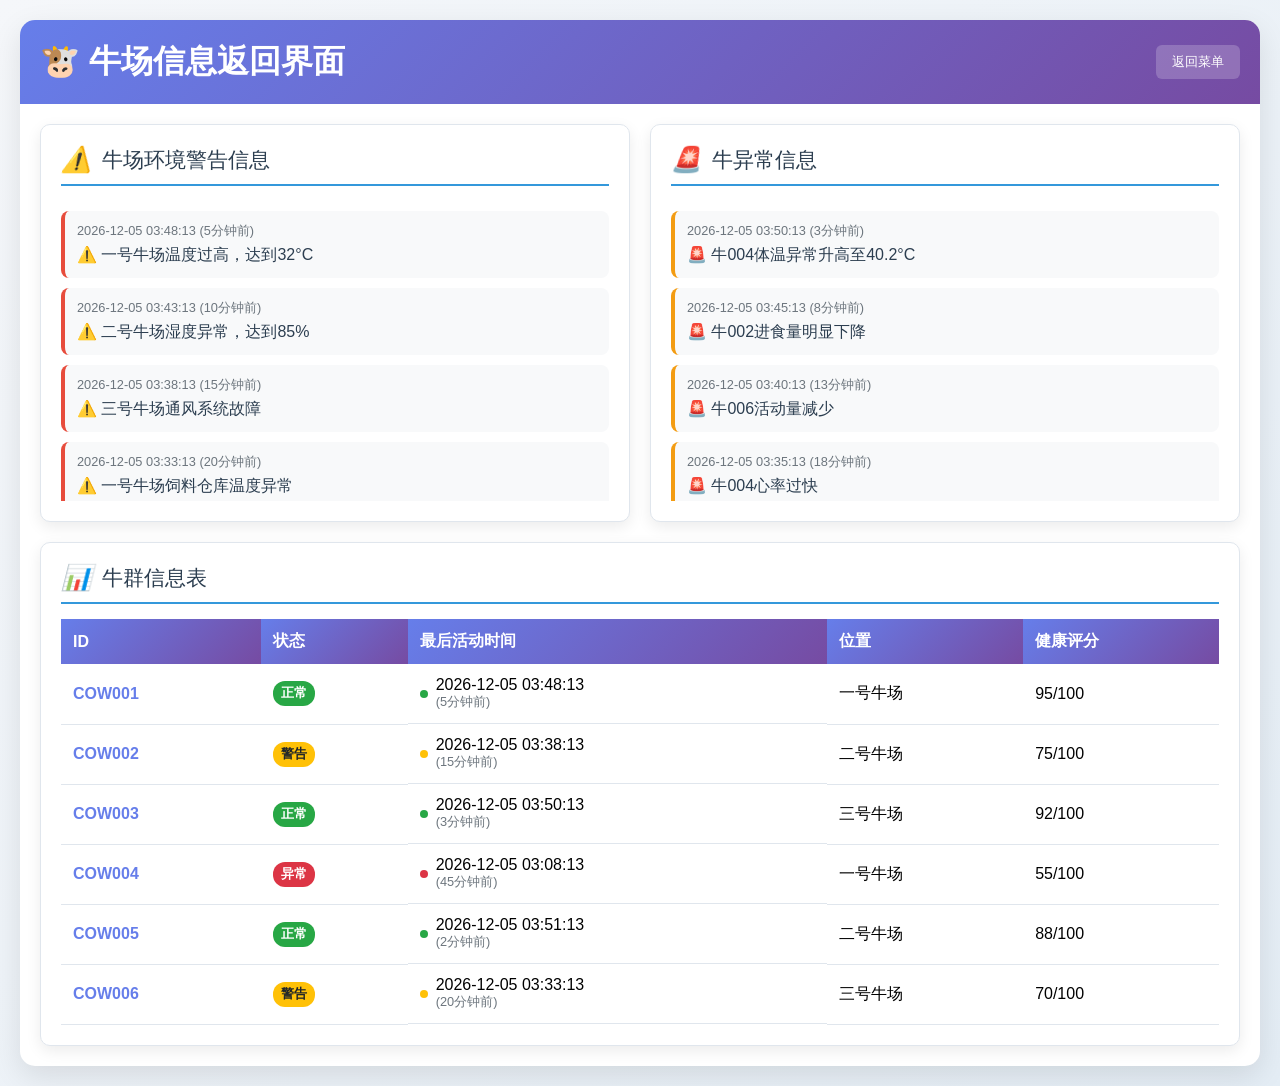
<file: templates/cow_info.html>
<!DOCTYPE html>
<html lang="zh-CN">
<head>
    <meta charset="UTF-8">
    <meta name="viewport" content="width=device-width, initial-scale=1.0">
    <title>牛场信息返回界面</title>
    <style>
        * {
            margin: 0;
            padding: 0;
            box-sizing: border-box;
        }

        body {
            font-family: 'Microsoft YaHei', Arial, sans-serif;
            background: linear-gradient(135deg, #f5f7fa 0%, #e4edf5 100%);
            min-height: 100vh;
            padding: 20px;
        }

        .container {
            max-width: 1400px;
            margin: 0 auto;
            background: white;
            border-radius: 15px;
            box-shadow: 0 10px 30px rgba(0, 0, 0, 0.1);
            overflow: hidden;
        }

        .header {
            background: linear-gradient(135deg, #667eea 0%, #764ba2 100%);
            color: white;
            padding: 20px;
            text-align: center;
            display: flex;
            justify-content: space-between;
            align-items: center;
        }

        .header h1 {
            font-size: 2em;
            margin: 0;
        }

        .return-menu-btn {
            background: rgba(255, 255, 255, 0.2);
            color: white;
            border: none;
            padding: 8px 16px;
            border-radius: 6px;
            cursor: pointer;
            transition: background 0.3s ease;
        }

        .return-menu-btn:hover {
            background: rgba(255, 255, 255, 0.3);
        }

        .main-layout {
            display: grid;
            grid-template-columns: 1fr 1fr;
            grid-template-rows: auto auto;
            gap: 20px;
            padding: 20px;
        }

        .warning-section {
            grid-column: 1;
            grid-row: 1;
        }

        .abnormal-section {
            grid-column: 2;
            grid-row: 1;
        }

        .table-section {
            grid-column: 1 / -1;
            grid-row: 2;
        }

        .section {
            background: white;
            border-radius: 10px;
            padding: 20px;
            box-shadow: 0 5px 15px rgba(0, 0, 0, 0.08);
            border: 1px solid #e0e6ed;
        }

        .section-title {
            font-size: 1.3em;
            color: #2c3e50;
            margin-bottom: 15px;
            padding-bottom: 10px;
            border-bottom: 2px solid #3498db;
            display: flex;
            align-items: center;
        }

        .section-title i {
            margin-right: 10px;
            font-size: 1.2em;
        }

        .warning-list, .abnormal-list {
            max-height: 300px;
            overflow-y: auto;
        }

        .warning-item, .abnormal-item {
            background: #f8f9fa;
            margin: 10px 0;
            padding: 12px;
            border-radius: 8px;
            border-left: 4px solid #e74c3c;
            animation: fadeIn 0.5s ease-in;
        }

        .abnormal-item {
            border-left: 4px solid #f39c12;
        }

        .warning-time, .abnormal-time {
            font-size: 0.8em;
            color: #6c757d;
            margin-bottom: 5px;
        }

        .warning-content, .abnormal-content {
            font-weight: 500;
            color: #2c3e50;
        }

        .cow-table {
            width: 100%;
            border-collapse: collapse;
            margin-top: 15px;
        }

        .cow-table th {
            background: linear-gradient(135deg, #667eea 0%, #764ba2 100%);
            color: white;
            padding: 12px;
            text-align: left;
            font-weight: 600;
        }

        .cow-table td {
            padding: 12px;
            border-bottom: 1px solid #e0e6ed;
            cursor: pointer;
            transition: all 0.3s ease;
        }

        .cow-table tr:hover {
            background-color: #f8f9fa;
        }

        .cow-id {
            color: #667eea;
            font-weight: bold;
        }

        .last-activity {
            display: flex;
            align-items: center;
        }

        .activity-indicator {
            width: 8px;
            height: 8px;
            border-radius: 50%;
            margin-right: 8px;
            display: inline-block;
        }

        .activity-recent {
            background-color: #28a745;
            animation: pulse 2s infinite;
        }

        .activity-medium {
            background-color: #ffc107;
        }

        .activity-old {
            background-color: #dc3545;
        }

        .modal {
            display: none;
            position: fixed;
            z-index: 1000;
            left: 0;
            top: 0;
            width: 100%;
            height: 100%;
            background-color: rgba(0, 0, 0, 0.5);
            animation: fadeIn 0.3s ease-out;
        }

        .modal-content {
            background-color: white;
            margin: 5% auto;
            padding: 0;
            border-radius: 15px;
            width: 90%;
            max-width: 600px;
            box-shadow: 0 20px 40px rgba(0, 0, 0, 0.3);
            animation: slideIn 0.3s ease-out;
            overflow: hidden;
        }

        .modal-header {
            background: linear-gradient(135deg, #667eea 0%, #764ba2 100%);
            color: white;
            padding: 20px;
            display: flex;
            justify-content: space-between;
            align-items: center;
        }

        .modal-title {
            margin: 0;
            font-size: 1.5em;
        }

        .close {
            color: white;
            font-size: 28px;
            font-weight: bold;
            cursor: pointer;
            transition: transform 0.2s ease;
        }

        .close:hover {
            transform: scale(1.2);
        }

        .modal-body {
            padding: 25px;
        }

        .health-info-grid {
            display: grid;
            grid-template-columns: repeat(auto-fit, minmax(200px, 1fr));
            gap: 15px;
            margin-bottom: 20px;
        }

        .health-item {
            background: #f8f9fa;
            padding: 15px;
            border-radius: 8px;
            text-align: center;
        }

        .health-label {
            font-size: 0.9em;
            color: #6c757d;
            margin-bottom: 5px;
        }

        .health-value {
            font-size: 1.3em;
            font-weight: bold;
            color: #2c3e50;
        }

        .behavior-chart {
            margin-top: 20px;
            padding: 20px;
            background: #f8f9fa;
            border-radius: 8px;
        }

        .chart-title {
            font-size: 1.1em;
            margin-bottom: 10px;
            color: #2c3e50;
        }

        .chart-bars {
            display: flex;
            align-items: end;
            gap: 10px;
            height: 100px;
        }

        .chart-bar {
            flex: 1;
            background: linear-gradient(to top, #667eea, #764ba2);
            border-radius: 4px 4px 0 0;
            min-height: 1px;
            position: relative;
        }

        .chart-label {
            position: absolute;
            bottom: -25px;
            left: 0;
            right: 0;
            text-align: center;
            font-size: 0.8em;
            color: #6c757d;
        }

        @keyframes fadeIn {
            from { opacity: 0; }
            to { opacity: 1; }
        }

        @keyframes slideIn {
            from { transform: translateY(-50px); opacity: 0; }
            to { transform: translateY(0); opacity: 1; }
        }

        @keyframes pulse {
            0% { opacity: 1; }
            50% { opacity: 0.5; }
            100% { opacity: 1; }
        }

        .status-badge {
            display: inline-block;
            padding: 4px 8px;
            border-radius: 12px;
            font-size: 0.8em;
            font-weight: bold;
        }

        .status-normal {
            background-color: #28a745;
            color: white;
        }

        .status-warning {
            background-color: #ffc107;
            color: #212529;
        }

        .status-danger {
            background-color: #dc3545;
            color: white;
        }

        .last-seen {
            font-size: 0.8em;
            color: #6c757d;
            margin-top: 5px;
        }

        /* 响应式设计 */
        @media (max-width: 768px) {
            .main-layout {
                grid-template-columns: 1fr;
                grid-template-rows: auto auto auto;
            }

            .warning-section, .abnormal-section {
                grid-column: 1;
            }

            .table-section {
                grid-column: 1;
            }

            .health-info-grid {
                grid-template-columns: 1fr;
            }
        }
    </style>
</head>
<body>
    <div class="container">
        <div class="header">
            <h1>🐮 牛场信息返回界面</h1>
            <button class="return-menu-btn" onclick="returnToMenu()">返回菜单</button>
        </div>

        <div class="main-layout">
            <!-- 左上角：牛场环境警告信息返回窗口 -->
            <div class="section warning-section">
                <div class="section-title">
                    <i>⚠️</i> 牛场环境警告信息
                </div>
                <div class="warning-list" id="warningList">
                    <!-- 警告信息将通过JavaScript动态添加 -->
                </div>
            </div>

            <!-- 右上角：牛异常信息返回窗口 -->
            <div class="section abnormal-section">
                <div class="section-title">
                    <i>🚨</i> 牛异常信息
                </div>
                <div class="abnormal-list" id="abnormalList">
                    <!-- 异常信息将通过JavaScript动态添加 -->
                </div>
            </div>

            <!-- 正下方：牛信息表格 -->
            <div class="section table-section">
                <div class="section-title">
                    <i>📊</i> 牛群信息表
                </div>
                <table class="cow-table">
                    <thead>
                        <tr>
                            <th>ID</th>
                            <th>状态</th>
                            <th>最后活动时间</th>
                            <th>位置</th>
                            <th>健康评分</th>
                        </tr>
                    </thead>
                    <tbody id="cowTableBody">
                        <!-- 牛信息将通过JavaScript动态添加 -->
                    </tbody>
                </table>
            </div>
        </div>
    </div>

    <!-- 牛健康信息弹窗 -->
    <div id="healthModal" class="modal">
        <div class="modal-content">
            <div class="modal-header">
                <h2 class="modal-title" id="modalCowName">牛健康信息</h2>
                <span class="close">&times;</span>
            </div>
            <div class="modal-body">
                <div class="health-info-grid" id="healthInfoGrid">
                    <!-- 健康信息将通过JavaScript动态添加 -->
                </div>

                <div class="behavior-chart">
                    <div class="chart-title">行为模式分析</div>
                    <div class="chart-bars" id="behaviorChart">
                        <!-- 行为图表将通过JavaScript动态添加 -->
                    </div>
                </div>
            </div>
        </div>
    </div>

    <script>
        // 模拟牛群数据
        const cows = [
            {
                id: "COW001",
                name: "牛001",
                status: "正常",
                lastActivity: new Date(Date.now() - 5 * 60 * 1000), // 5分钟前
                location: "一号牛场",
                healthScore: 95,
                temperature: "38.2°C",
                weight: "650kg",
                heartRate: "68 bpm",
                activityLevel: "高",
                feedConsumption: "12kg",
                sleepDuration: "6小时",
                behaviorPattern: [70, 85, 90, 75, 80],
                activityLog: [
                    { time: new Date(Date.now() - 1 * 60 * 1000), activity: "饮水" },
                    { time: new Date(Date.now() - 3 * 60 * 1000), activity: "进食" },
                    { time: new Date(Date.now() - 5 * 60 * 1000), activity: "运动" }
                ]
            },
            {
                id: "COW002",
                name: "牛002",
                status: "警告",
                lastActivity: new Date(Date.now() - 15 * 60 * 1000), // 15分钟前
                location: "二号牛场",
                healthScore: 75,
                temperature: "39.1°C",
                weight: "620kg",
                heartRate: "85 bpm",
                activityLevel: "中",
                feedConsumption: "8kg",
                sleepDuration: "4小时",
                behaviorPattern: [60, 65, 70, 68, 72],
                activityLog: [
                    { time: new Date(Date.now() - 10 * 60 * 1000), activity: "进食" },
                    { time: new Date(Date.now() - 15 * 60 * 1000), activity: "饮水" }
                ]
            },
            {
                id: "COW003",
                name: "牛003",
                status: "正常",
                lastActivity: new Date(Date.now() - 3 * 60 * 1000), // 3分钟前
                location: "三号牛场",
                healthScore: 92,
                temperature: "38.0°C",
                weight: "680kg",
                heartRate: "72 bpm",
                activityLevel: "高",
                feedConsumption: "14kg",
                sleepDuration: "7小时",
                behaviorPattern: [80, 85, 88, 82, 86],
                activityLog: [
                    { time: new Date(Date.now() - 1 * 60 * 1000), activity: "运动" },
                    { time: new Date(Date.now() - 3 * 60 * 1000), activity: "社交" }
                ]
            },
            {
                id: "COW004",
                name: "牛004",
                status: "异常",
                lastActivity: new Date(Date.now() - 45 * 60 * 1000), // 45分钟前
                location: "一号牛场",
                healthScore: 55,
                temperature: "40.2°C",
                weight: "590kg",
                heartRate: "95 bpm",
                activityLevel: "低",
                feedConsumption: "4kg",
                sleepDuration: "2小时",
                behaviorPattern: [40, 35, 45, 42, 38],
                activityLog: [
                    { time: new Date(Date.now() - 30 * 60 * 1000), activity: "休息" },
                    { time: new Date(Date.now() - 45 * 60 * 1000), activity: "进食" }
                ]
            },
            {
                id: "COW005",
                name: "牛005",
                status: "正常",
                lastActivity: new Date(Date.now() - 2 * 60 * 1000), // 2分钟前
                location: "二号牛场",
                healthScore: 88,
                temperature: "38.5°C",
                weight: "700kg",
                heartRate: "75 bpm",
                activityLevel: "中",
                feedConsumption: "11kg",
                sleepDuration: "5小时",
                behaviorPattern: [75, 78, 80, 76, 79],
                activityLog: [
                    { time: new Date(Date.now() - 1 * 60 * 1000), activity: "饮水" },
                    { time: new Date(Date.now() - 2 * 60 * 1000), activity: "运动" }
                ]
            },
            {
                id: "COW006",
                name: "牛006",
                status: "警告",
                lastActivity: new Date(Date.now() - 20 * 60 * 1000), // 20分钟前
                location: "三号牛场",
                healthScore: 70,
                temperature: "39.5°C",
                weight: "610kg",
                heartRate: "88 bpm",
                activityLevel: "中",
                feedConsumption: "7kg",
                sleepDuration: "3小时",
                behaviorPattern: [55, 60, 58, 62, 59],
                activityLog: [
                    { time: new Date(Date.now() - 15 * 60 * 1000), activity: "进食" },
                    { time: new Date(Date.now() - 20 * 60 * 1000), activity: "休息" }
                ]
            }
        ];

        // 模拟环境警告信息
        const warnings = [
            { time: new Date(Date.now() - 5 * 60 * 1000), content: "一号牛场温度过高，达到32°C" },
            { time: new Date(Date.now() - 10 * 60 * 1000), content: "二号牛场湿度异常，达到85%" },
            { time: new Date(Date.now() - 15 * 60 * 1000), content: "三号牛场通风系统故障" },
            { time: new Date(Date.now() - 20 * 60 * 1000), content: "一号牛场饲料仓库温度异常" }
        ];

        // 模拟牛异常信息
        const abnormalities = [
            { time: new Date(Date.now() - 3 * 60 * 1000), content: "牛004体温异常升高至40.2°C" },
            { time: new Date(Date.now() - 8 * 60 * 1000), content: "牛002进食量明显下降" },
            { time: new Date(Date.now() - 13 * 60 * 1000), content: "牛006活动量减少" },
            { time: new Date(Date.now() - 18 * 60 * 1000), content: "牛004心率过快" }
        ];

        // 计算相对时间的函数
        function getRelativeTime(date) {
            const now = new Date();
            const diffMs = now - date;
            const diffSec = Math.floor(diffMs / 1000);
            const diffMin = Math.floor(diffSec / 60);
            const diffHour = Math.floor(diffMin / 60);
            const diffDay = Math.floor(diffHour / 24);

            if (diffSec < 60) {
                return `${diffSec}秒前`;
            } else if (diffMin < 60) {
                return `${diffMin}分钟前`;
            } else if (diffHour < 24) {
                return `${diffHour}小时前`;
            } else {
                return `${diffDay}天前`;
            }
        }

        // 获取活动指示器类名
        function getActivityIndicatorClass(lastActivity) {
            const now = new Date();
            const diffMs = now - lastActivity;
            const diffMin = Math.floor(diffMs / (60 * 1000));

            if (diffMin <= 5) {
                return 'activity-recent';
            } else if (diffMin <= 30) {
                return 'activity-medium';
            } else {
                return 'activity-old';
            }
        }

        // 渲染警告信息列表
        function renderWarnings() {
            const warningList = document.getElementById('warningList');
            warningList.innerHTML = '';

            warnings.forEach(warning => {
                const warningItem = document.createElement('div');
                warningItem.className = 'warning-item';
                warningItem.innerHTML = `
                    <div class="warning-time">${formatDateTime(warning.time)} (${getRelativeTime(warning.time)})</div>
                    <div class="warning-content">⚠️ ${warning.content}</div>
                `;
                warningList.appendChild(warningItem);
            });
        }

        // 渲染异常信息列表
        function renderAbnormalities() {
            const abnormalList = document.getElementById('abnormalList');
            abnormalList.innerHTML = '';

            abnormalities.forEach(abnormal => {
                const abnormalItem = document.createElement('div');
                abnormalItem.className = 'abnormal-item';
                abnormalItem.innerHTML = `
                    <div class="abnormal-time">${formatDateTime(abnormal.time)} (${getRelativeTime(abnormal.time)})</div>
                    <div class="abnormal-content">🚨 ${abnormal.content}</div>
                `;
                abnormalList.appendChild(abnormalItem);
            });
        }

        // 格式化日期时间
        function formatDateTime(date) {
            const year = date.getFullYear();
            const month = String(date.getMonth() + 1).padStart(2, '0');
            const day = String(date.getDate()).padStart(2, '0');
            const hours = String(date.getHours()).padStart(2, '0');
            const minutes = String(date.getMinutes()).padStart(2, '0');
            const seconds = String(date.getSeconds()).padStart(2, '0');
            return `${year}-${month}-${day} ${hours}:${minutes}:${seconds}`;
        }

        // 渲染牛信息表格
        function renderCowTable() {
            const cowTableBody = document.getElementById('cowTableBody');
            cowTableBody.innerHTML = '';

            cows.forEach(cow => {
                const row = document.createElement('tr');

                // 根据状态设置徽章颜色
                let statusClass = 'status-normal';
                let statusText = cow.status;
                if (cow.status === '警告') {
                    statusClass = 'status-warning';
                } else if (cow.status === '异常') {
                    statusClass = 'status-danger';
                }

                // 根据活动时间设置指示器
                const activityIndicatorClass = getActivityIndicatorClass(cow.lastActivity);

                row.innerHTML = `
                    <td class="cow-id">${cow.id}</td>
                    <td>
                        <span class="status-badge ${statusClass}">${statusText}</span>
                    </td>
                    <td class="last-activity">
                        <span class="activity-indicator ${activityIndicatorClass}"></span>
                        <div>
                            <div>${formatDateTime(cow.lastActivity)}</div>
                            <div style="font-size: 0.8em; color: #6c757d;">(${getRelativeTime(cow.lastActivity)})</div>
                        </div>
                    </td>
                    <td>${cow.location}</td>
                    <td>${cow.healthScore}/100</td>
                `;

                // 添加点击事件显示健康信息
                row.addEventListener('click', () => showHealthInfo(cow));
                cowTableBody.appendChild(row);
            });
        }

        // 更新牛活动时间（模拟实时更新）
        function updateCowActivityTimes() {
            // 模拟某些牛的活动更新
            const randomIndex = Math.floor(Math.random() * cows.length);
            const updatedCow = cows[randomIndex];
            updatedCow.lastActivity = new Date();

            // 添加新的活动记录
            updatedCow.activityLog.unshift({
                time: new Date(),
                activity: getRandomActivity()
            });

            // 只保留最近5条活动记录
            if (updatedCow.activityLog.length > 5) {
                updatedCow.activityLog = updatedCow.activityLog.slice(0, 5);
            }

            // 重新渲染表格
            renderCowTable();
        }

        // 生成随机活动类型
        function getRandomActivity() {
            const activities = ['进食', '饮水', '运动', '休息', '社交'];
            return activities[Math.floor(Math.random() * activities.length)];
        }

        // 显示牛健康信息弹窗
        function showHealthInfo(cow) {
            document.getElementById('modalCowName').textContent = `${cow.name} (${cow.id}) 健康信息`;

            // 显示最近活动记录
            let activityRecords = '<div style="margin-top: 15px; padding: 10px; background: #f8f9fa; border-radius: 8px;">';
            activityRecords += '<h4 style="margin-bottom: 10px; color: #2c3e50;">最近活动记录:</h4>';
            cow.activityLog.forEach(record => {
                activityRecords += `
                    <div style="display: flex; justify-content: space-between; margin-bottom: 5px; padding: 5px 0;">
                        <span>${record.activity}</span>
                        <span style="color: #6c757d; font-size: 0.9em;">${formatDateTime(record.time)} (${getRelativeTime(record.time)})</span>
                    </div>
                `;
            });
            activityRecords += '</div>';

            const healthInfoGrid = document.getElementById('healthInfoGrid');
            healthInfoGrid.innerHTML = `
                <div class="health-item">
                    <div class="health-label">体温</div>
                    <div class="health-value">${cow.temperature}</div>
                </div>
                <div class="health-item">
                    <div class="health-label">体重</div>
                    <div class="health-value">${cow.weight}</div>
                </div>
                <div class="health-item">
                    <div class="health-label">心率</div>
                    <div class="health-value">${cow.heartRate}</div>
                </div>
                <div class="health-item">
                    <div class="health-label">活动水平</div>
                    <div class="health-value">${cow.activityLevel}</div>
                </div>
                <div class="health-item">
                    <div class="health-label">采食量</div>
                    <div class="health-value">${cow.feedConsumption}</div>
                </div>
                <div class="health-item">
                    <div class="health-label">睡眠时长</div>
                    <div class="health-value">${cow.sleepDuration}</div>
                </div>
                ${activityRecords}
            `;

            // 渲染行为图表
            renderBehaviorChart(cow.behaviorPattern);

            // 显示弹窗
            document.getElementById('healthModal').style.display = 'block';
        }

        // 渲染行为图表
        function renderBehaviorChart(pattern) {
            const chartContainer = document.getElementById('behaviorChart');
            chartContainer.innerHTML = '';

            const labels = ['进食', '饮水', '休息', '运动', '社交'];

            pattern.forEach((value, index) => {
                const barContainer = document.createElement('div');
                barContainer.style.position = 'relative';
                barContainer.style.flex = '1';

                const barHeight = (value / 100) * 80; // 最大高度80px

                barContainer.innerHTML = `
                    <div class="chart-bar" style="height: ${barHeight}px;">
                        <div class="chart-label">${labels[index]}</div>
                    </div>
                `;

                chartContainer.appendChild(barContainer);
            });
        }

        // 关闭弹窗事件
        document.querySelector('.close').addEventListener('click', function() {
            document.getElementById('healthModal').style.display = 'none';
        });

        // 点击弹窗外部关闭
        window.addEventListener('click', function(event) {
            const modal = document.getElementById('healthModal');
            if (event.target === modal) {
                modal.style.display = 'none';
            }
        });

        // 初始化页面
        function initPage() {
            renderWarnings();
            renderAbnormalities();
            renderCowTable();

            // 每5秒更新一次牛的活动时间（模拟实时活动）
            setInterval(updateCowActivityTimes, 5000);
        }

        // 返回菜单函数
        function returnToMenu() {
            // 直接跳转到登录界面，它会自动显示选择界面
            window.location.href = 'log.html';
        }

        // 页面加载完成后初始化
        document.addEventListener('DOMContentLoaded', initPage);
    </script>
</body>
</html>
</file>
